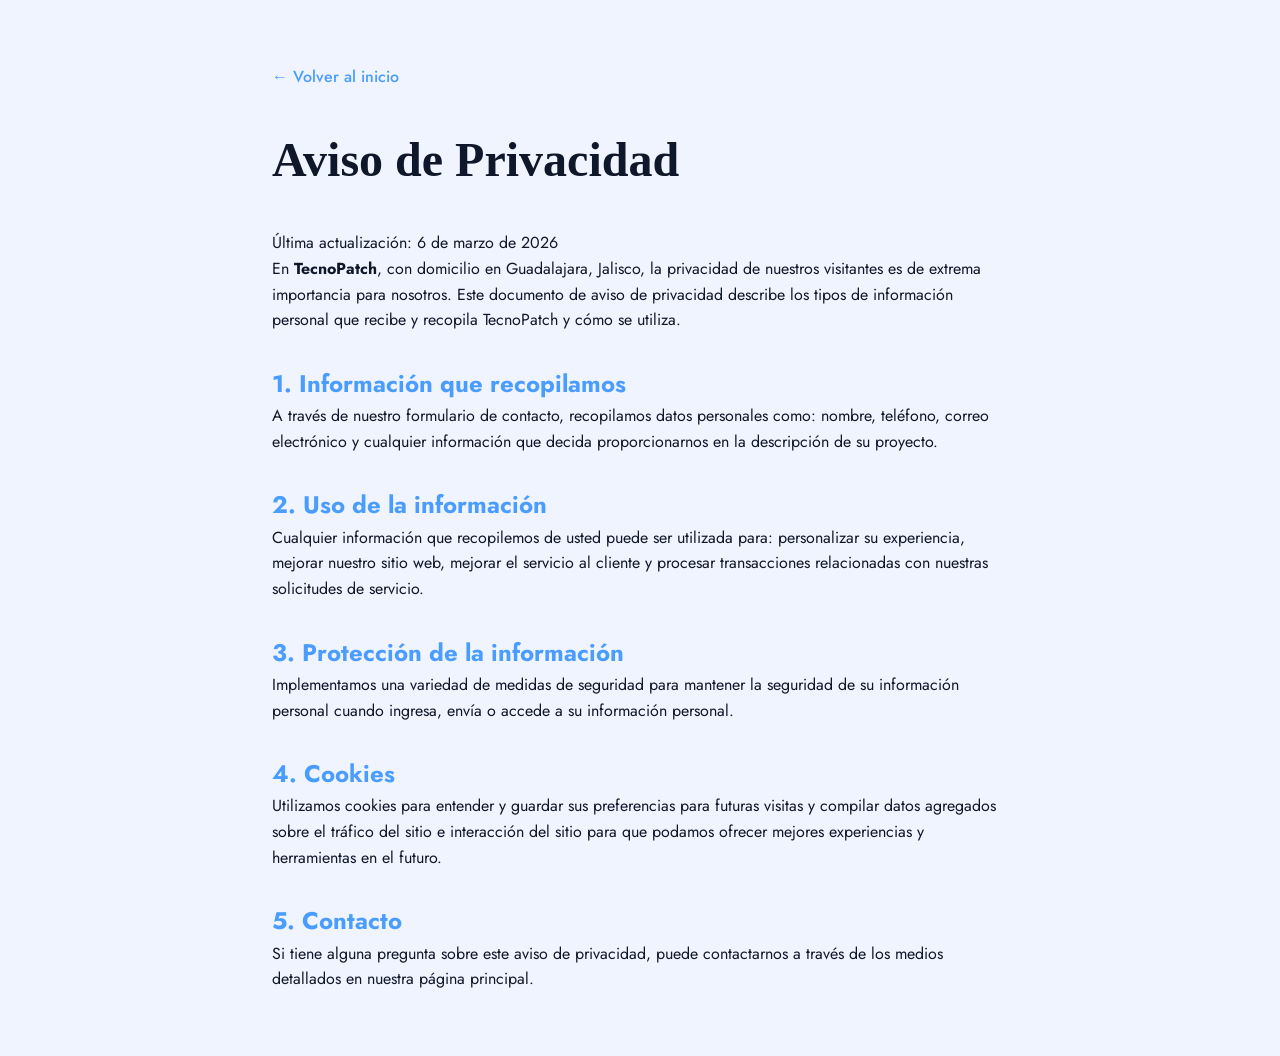
<file: privacidad.html>
<!DOCTYPE html>
<html lang="es">

<head>
    <meta charset="UTF-8">
    <meta name="viewport" content="width=device-width, initial-scale=1.0">
    <title>Aviso de Privacidad — TecnoPatch</title>
    <link rel="stylesheet" href="css/style.css">
    <link href="https://fonts.googleapis.com/css2?family=Jost:wght@300;400;500;600&display=swap" rel="stylesheet">
    <style>
        body {
            padding: 4rem 2rem;
            max-width: 800px;
            margin: 0 auto;
            line-height: 1.6;
        }

        h1 {
            font-family: 'Cormorant Garamond', serif;
            font-size: 3rem;
            margin-bottom: 2rem;
        }

        h2 {
            margin-top: 2rem;
            color: var(--accent);
        }

        .back {
            display: inline-block;
            margin-bottom: 2rem;
            color: var(--accent);
            text-decoration: none;
            font-weight: 500;
        }
    </style>
</head>

<body class="light"> <!-- Default to light for readability of legal text -->
    <a href="index.html" class="back">&larr; Volver al inicio</a>
    <h1>Aviso de Privacidad</h1>
    <p>Última actualización: 6 de marzo de 2026</p>

    <p>En <strong>TecnoPatch</strong>, con domicilio en Guadalajara, Jalisco, la privacidad de nuestros visitantes es de
        extrema importancia para nosotros. Este documento de aviso de privacidad describe los tipos de información
        personal que recibe y recopila TecnoPatch y cómo se utiliza.</p>

    <h2>1. Información que recopilamos</h2>
    <p>A través de nuestro formulario de contacto, recopilamos datos personales como: nombre, teléfono, correo
        electrónico y cualquier información que decida proporcionarnos en la descripción de su proyecto.</p>

    <h2>2. Uso de la información</h2>
    <p>Cualquier información que recopilemos de usted puede ser utilizada para: personalizar su experiencia, mejorar
        nuestro sitio web, mejorar el servicio al cliente y procesar transacciones relacionadas con nuestras solicitudes
        de servicio.</p>

    <h2>3. Protección de la información</h2>
    <p>Implementamos una variedad de medidas de seguridad para mantener la seguridad de su información personal cuando
        ingresa, envía o accede a su información personal.</p>

    <h2>4. Cookies</h2>
    <p>Utilizamos cookies para entender y guardar sus preferencias para futuras visitas y compilar datos agregados sobre
        el tráfico del sitio e interacción del sitio para que podamos ofrecer mejores experiencias y herramientas en el
        futuro.</p>

    <h2>5. Contacto</h2>
    <p>Si tiene alguna pregunta sobre este aviso de privacidad, puede contactarnos a través de los medios detallados en
        nuestra página principal.</p>
</body>

</html>
</file>
<file: css/style.css>
:root {
  --bg: #020509;
  --bg2: #030810;
  --surface: #05091a;
  --card: #070d1e;
  --border: rgba(255, 255, 255, 0.06);
  --accent: #4a9dff;
  --accent2: #2d7ee8;
  --green: #27c97b;
  --red: #ff4a6e;
  --gold: #f5c842;
  --white: #eef2ff;
  --dim: #8896b3;
  --muted: #3d4a65;
  --fd: 'Cormorant Garamond', Georgia, serif;
  --fb: 'Jost', sans-serif;
  --ease: cubic-bezier(.16, 1, .3, 1);
  --easeb: cubic-bezier(.34, 1.56, .64, 1);
}

/* LIGHT MODE */
body.light {
  --bg: #f0f4ff;
  --bg2: #e8edf8;
  --surface: #e2e8f5;
  --card: #ffffff;
  --border: rgba(0, 0, 0, 0.09);
  --white: #0f172a;
  --dim: #4a5568;
  --muted: #94a3b8;
}

body.light nav.on {
  background: rgba(240, 244, 255, .92)
}

body.light .hglow {
  background: radial-gradient(circle, rgba(74, 157, 255, .13) 0%, transparent 65%)
}

body.light .svis-bg {
  filter: invert(1) opacity(.06)
}

body.light .fg input,
body.light .fg textarea,
body.light .fg select {
  color: #0f172a
}

body.light .fg select option {
  background: #e8edf8;
  color: #0f172a
}

/* THEME TOGGLE BUTTON */
.thbtn {
  width: 44px;
  height: 26px;
  border-radius: 100px;
  border: 1.5px solid var(--border);
  background: var(--card);
  position: relative;
  cursor: pointer;
  transition: background .35s, border-color .35s;
  flex-shrink: 0;
}

.thbtn::after {
  content: '';
  position: absolute;
  top: 3px;
  left: 3px;
  width: 18px;
  height: 18px;
  border-radius: 50%;
  background: var(--accent);
  transition: transform .35s var(--easeb), background .35s;
  box-shadow: 0 2px 6px rgba(74, 157, 255, .4);
}

body.light .thbtn::after {
  transform: translateX(18px);
  background: #f5c842;
  box-shadow: 0 2px 6px rgba(245, 200, 66, .5)
}

.thico {
  position: absolute;
  top: 50%;
  transform: translateY(-50%);
  font-size: .65rem;
  pointer-events: none;
  transition: opacity .3s
}

.thico.moon {
  left: 5px;
  opacity: 1
}

.thico.sun {
  right: 5px;
  opacity: .4
}

body.light .thico.moon {
  opacity: .4
}

body.light .thico.sun {
  opacity: 1
}

*,
*::before,
*::after {
  margin: 0;
  padding: 0;
  box-sizing: border-box
}

html {
  scroll-behavior: smooth
}

body {
  background: var(--bg);
  color: var(--white);
  font-family: var(--fb);
  overflow-x: hidden;
  width: 100%;
  position: relative;
  -webkit-font-smoothing: antialiased;
}

/* LOGO IMG */
.logo-img {
  height: 42px;
  width: auto;
  object-fit: contain
}

.logo-img-ft {
  height: 52px;
  width: auto;
  object-fit: contain
}

body.light .logo-img {
  filter: none
}

body.light .logo-img-ft {
  filter: none
}



/* NAV */
nav {
  position: fixed;
  top: 0;
  left: 0;
  right: 0;
  height: 70px;
  display: flex;
  align-items: center;
  justify-content: space-between;
  padding: 0 5%;
  z-index: 500;
  background: transparent;
  border-bottom: 1px solid transparent;
  transition: background .5s, border-color .5s
}

nav.on {
  background: rgba(2, 5, 9, .9);
  backdrop-filter: blur(24px);
  -webkit-backdrop-filter: blur(24px);
  border-color: var(--border)
}

.logo {
  font-family: var(--fb);
  font-weight: 700;
  font-size: 1.2rem;
  color: var(--white);
  text-decoration: none;
  display: flex;
  align-items: center;
  gap: 10px
}

.lsq {
  width: 34px;
  height: 34px;
  border-radius: 9px;
  background: linear-gradient(135deg, var(--accent), var(--accent2));
  display: flex;
  align-items: center;
  justify-content: center;
  font-size: .72rem;
  font-weight: 800;
  color: #fff;
  box-shadow: 0 0 20px rgba(74, 157, 255, .35);
  flex-shrink: 0
}

.nul {
  display: flex;
  gap: 2rem;
  list-style: none
}

.nul a {
  text-decoration: none;
  color: var(--dim);
  font-size: .84rem;
  font-weight: 500;
  transition: color .2s
}

.nul a:hover {
  color: var(--white)
}

.ncta {
  background: var(--accent);
  color: #fff;
  padding: .45rem 1.2rem;
  border-radius: 100px;
  font-family: var(--fb);
  font-size: .82rem;
  font-weight: 600;
  text-decoration: none;
  transition: all .3s var(--easeb)
}

.ncta:hover {
  transform: scale(1.06);
  box-shadow: 0 0 24px rgba(74, 157, 255, .4)
}

.hbg {
  display: none;
  background: none;
  border: 1px solid var(--border);
  border-radius: 8px;
  padding: 7px 9px;
  cursor: pointer;
  flex-direction: column;
  gap: 5px
}

.hbg span {
  width: 19px;
  height: 1.5px;
  background: var(--white);
  display: block
}

.mnav {
  display: none;
  position: fixed;
  inset: 0;
  top: 70px;
  background: rgba(2, 5, 9, .97);
  backdrop-filter: blur(30px);
  z-index: 400;
  padding: 3rem 5%;
  flex-direction: column;
  gap: 2rem
}

.mnav.open {
  display: flex
}

.mnav a {
  font-size: 1.4rem;
  font-weight: 500;
  color: var(--white);
  text-decoration: none;
  font-family: var(--fd)
}

.mnav .ncta {
  width: fit-content;
  font-size: 1rem;
  padding: .7rem 2rem;
  border-radius: 12px
}

body.light .mnav {
  background: rgba(240, 244, 255, .97)
}

body.light .mnav a {
  color: #0f172a
}

body.light .mnav a:hover {
  color: var(--accent)
}

/* HERO */
.hero {
  min-height: 100svh;
  display: flex;
  flex-direction: column;
  justify-content: center;
  align-items: center;
  text-align: center;
  padding: 100px 5% 60px;
  position: relative;
  overflow: hidden;
  background: radial-gradient(ellipse 90% 70% at 50% 30%, #061428 0%, #020509 60%, #010306 100%);
}

/* Animated grid */
.hero::before {
  content: '';
  position: absolute;
  inset: 0;
  z-index: 0;
  background-image:
    linear-gradient(rgba(74, 157, 255, .08) 1px, transparent 1px),
    linear-gradient(90deg, rgba(74, 157, 255, .08) 1px, transparent 1px),
    linear-gradient(rgba(74, 157, 255, .03) 1px, transparent 1px),
    linear-gradient(90deg, rgba(74, 157, 255, .03) 1px, transparent 1px);
  background-size: 80px 80px, 80px 80px, 20px 20px, 20px 20px;
  animation: gridmove 25s linear infinite;
}

@keyframes gridmove {
  from {
    background-position: 0 0, 0 0, 0 0, 0 0
  }

  to {
    background-position: 0 80px, 80px 0, 0 20px, 20px 0
  }
}

/* Glow blobs */
.hero::after {
  content: '';
  position: absolute;
  inset: 0;
  z-index: 1;
  background:
    radial-gradient(ellipse 55% 45% at 15% 60%, rgba(74, 157, 255, .12) 0%, transparent 60%),
    radial-gradient(ellipse 45% 55% at 85% 25%, rgba(45, 126, 232, .1) 0%, transparent 55%),
    radial-gradient(ellipse 40% 40% at 55% 80%, rgba(74, 157, 255, .07) 0%, transparent 50%);
  animation: blobshift 14s ease-in-out infinite alternate;
}

@keyframes blobshift {
  from {
    background-position: 0% 0%
  }

  to {
    background-position: 3% 5%
  }
}

body.light .hero {
  background: radial-gradient(ellipse 90% 70% at 50% 30%, #c8deff 0%, #e8f0ff 60%, #f0f4ff 100%)
}

body.light .hero::before {
  background-image: linear-gradient(rgba(74, 157, 255, .1) 1px, transparent 1px), linear-gradient(90deg, rgba(74, 157, 255, .1) 1px, transparent 1px);
  background-size: 80px 80px, 80px 80px
}

body.light .hero::after {
  background: radial-gradient(ellipse 55% 45% at 15% 60%, rgba(74, 157, 255, .15) 0%, transparent 60%), radial-gradient(ellipse 45% 55% at 85% 25%, rgba(45, 126, 232, .12) 0%, transparent 55%)
}

canvas {
  position: absolute;
  inset: 0;
  z-index: 2
}

.btn-catalogo {
  display: inline-flex;
  align-items: center;
  gap: 10px;
  padding: 14px 28px;
  background: #FFB703;
  color: #0D1B2A;
  font-weight: 700;
  font-size: 15px;
  border-radius: 10px;
  text-decoration: none;
  transition: all 0.2s;
  box-shadow: 0 4px 16px rgba(255,183,3,0.3);
}
.btn-catalogo:hover {
  background: #E09F00;
  transform: translateY(-2px);
  box-shadow: 0 8px 24px rgba(255,183,3,0.4);
}

.hglow {
  position: absolute;
  width: 900px;
  height: 900px;
  border-radius: 50%;
  background: radial-gradient(circle, rgba(74, 157, 255, .11) 0%, transparent 65%);
  top: 50%;
  left: 50%;
  transform: translate(-50%, -55%);
  pointer-events: none;
  z-index: 3;
  animation: breathe 8s ease-in-out infinite alternate
}

@keyframes breathe {
  from {
    transform: translate(-50%, -55%) scale(1)
  }

  to {
    transform: translate(-50%, -50%) scale(1.12)
  }
}

/* Floating orbs */
.orb {
  position: absolute;
  border-radius: 50%;
  pointer-events: none;
  z-index: 1
}

.orb1 {
  width: 600px;
  height: 600px;
  top: -150px;
  right: -150px;
  background: radial-gradient(circle, rgba(74, 157, 255, .09) 0%, transparent 65%);
  animation: of1 16s ease-in-out infinite alternate
}

.orb2 {
  width: 450px;
  height: 450px;
  bottom: -100px;
  left: -100px;
  background: radial-gradient(circle, rgba(45, 126, 232, .08) 0%, transparent 65%);
  animation: of2 20s ease-in-out infinite alternate
}

.orb3 {
  width: 350px;
  height: 350px;
  top: 35%;
  right: 12%;
  background: radial-gradient(circle, rgba(74, 157, 255, .06) 0%, transparent 65%);
  animation: of1 12s ease-in-out infinite alternate-reverse
}

@keyframes of1 {
  from {
    transform: translate(0, 0)
  }

  to {
    transform: translate(-40px, 50px)
  }
}

@keyframes of2 {
  from {
    transform: translate(0, 0)
  }

  to {
    transform: translate(50px, -40px)
  }
}

.hc {
  position: relative;
  z-index: 4;
  max-width: 860px;
  width: 100%
}

.pill {
  display: inline-flex;
  align-items: center;
  gap: 8px;
  background: rgba(74, 157, 255, .07);
  border: 1px solid rgba(74, 157, 255, .2);
  border-radius: 100px;
  padding: .38rem 1.1rem;
  font-size: .72rem;
  letter-spacing: .18em;
  text-transform: uppercase;
  color: var(--accent);
  margin-bottom: 2.5rem;
  font-weight: 600;
  opacity: 0;
  transform: translateY(18px);
  animation: fup .8s var(--ease) .2s forwards
}

.ldot {
  width: 6px;
  height: 6px;
  background: var(--accent);
  border-radius: 50%;
  position: relative
}

.ldot::after {
  content: '';
  position: absolute;
  inset: -5px;
  border-radius: 50%;
  border: 1px solid var(--accent);
  animation: lping 1.6s ease-out infinite
}

@keyframes lping {
  0% {
    transform: scale(1);
    opacity: .8
  }

  100% {
    transform: scale(2.8);
    opacity: 0
  }
}

@keyframes fup {
  to {
    opacity: 1;
    transform: translateY(0)
  }
}

.hero h1 {
  font-family: var(--fd);
  font-size: clamp(3.2rem, 8.5vw, 8rem);
  font-weight: 600;
  line-height: 1.02;
  letter-spacing: -.02em;
  margin-bottom: 2rem
}

.hero h1 .ln {
  display: block;
  overflow: hidden
}

.hero h1 .ln span {
  display: inline-block;
  opacity: 0;
  transform: translateY(30px) scale(0.9);
  filter: blur(15px);
  will-change: transform, opacity, filter;
  animation: lup 1s var(--ease) forwards
}

.hero h1 .ln:nth-child(1) span {
  animation-delay: .35s
}

.hero h1 .ln:nth-child(2) span {
  animation-delay: .5s
}

.hero h1 .ln:nth-child(3) span {
  animation-delay: .65s
}

@keyframes lup {
  to {
    opacity: 1;
    transform: translateY(0)
  }
}

.hero h1 i {
  font-style: italic;
  color: var(--accent)
}

.hp {
  font-size: clamp(.95rem, 1.7vw, 1.15rem);
  color: var(--dim);
  line-height: 1.85;
  max-width: 600px;
  margin: 0 auto 3rem;
  font-weight: 300;
  opacity: 0;
  animation: fup .8s var(--ease) 1s forwards
}

.hbtns {
  display: flex;
  gap: 1rem;
  justify-content: center;
  flex-wrap: wrap;
  opacity: 0;
  animation: fup .8s var(--ease) 1.2s forwards
}

.bw {
  background: var(--white);
  color: var(--bg);
  padding: .88rem 2.2rem;
  border-radius: 100px;
  font-family: var(--fb);
  font-weight: 700;
  font-size: .92rem;
  text-decoration: none;
  transition: all .35s var(--easeb)
}

.bw:hover {
  transform: scale(1.06);
  box-shadow: 0 20px 60px rgba(255, 255, 255, .12)
}

.bg {
  background: transparent;
  border: 1px solid rgba(255, 255, 255, .18);
  color: var(--white);
  padding: .88rem 2.2rem;
  border-radius: 100px;
  font-family: var(--fb);
  font-weight: 400;
  font-size: .92rem;
  text-decoration: none;
  transition: all .3s
}

.bg:hover {
  border-color: rgba(255, 255, 255, .5)
}

/* STATS */
.stats {
  display: flex;
  justify-content: center;
  margin-top: 6rem;
  border-top: 1px solid var(--border);
  position: relative;
  z-index: 4;
  opacity: 0;
  animation: fup .8s var(--ease) 1.5s forwards
}

.si {
  padding: 2.2rem 3.5rem;
  border-right: 1px solid var(--border);
  text-align: center
}

.si:last-child {
  border-right: none
}

.sn {
  font-family: var(--fd);
  font-size: clamp(2.6rem, 5vw, 3.8rem);
  font-weight: 600;
  color: var(--white);
  display: block;
  line-height: 1;
  letter-spacing: -.02em
}

.sl {
  font-size: .72rem;
  color: var(--muted);
  text-transform: uppercase;
  letter-spacing: .14em;
  margin-top: .4rem;
  display: block
}

.scue {
  position: absolute;
  bottom: 2.5rem;
  left: 50%;
  transform: translateX(-50%);
  display: flex;
  flex-direction: column;
  align-items: center;
  gap: 10px;
  color: var(--muted);
  font-size: .68rem;
  letter-spacing: .18em;
  text-transform: uppercase;
  z-index: 4;
  opacity: 0;
  animation: fup .8s var(--ease) 2s forwards
}

.sline {
  width: 1px;
  height: 44px;
  background: linear-gradient(to bottom, var(--accent), transparent);
  animation: scrl 2.2s ease-in-out infinite
}

@keyframes scrl {
  0% {
    transform: scaleY(0);
    transform-origin: top
  }

  50% {
    transform: scaleY(1);
    transform-origin: top
  }

  51% {
    transform: scaleY(1);
    transform-origin: bottom
  }

  100% {
    transform: scaleY(0);
    transform-origin: bottom
  }
}

/* TICKER */
.ticker {
  padding: 2.8rem 0;
  overflow: hidden;
  border-top: 1px solid var(--border);
  border-bottom: 1px solid var(--border);
  background: var(--surface)
}

.ttrack {
  display: flex;
  white-space: nowrap;
  width: max-content;
  animation: tmove 60s linear infinite
}

.ttrack:hover {
  animation-play-state: paused
}

@keyframes tmove {
  from {
    transform: translateX(0)
  }

  to {
    transform: translateX(-50%)
  }
}

.titem {
  display: inline-flex;
  align-items: center;
  gap: 1rem;
  padding: 0 3rem;
  font-family: var(--fd);
  font-style: italic;
  font-size: 1.4rem;
  font-weight: 500;
  color: var(--accent);
  flex-shrink: 0;
  letter-spacing: .01em;
  opacity: .85;
  transition: opacity .3s
}

.titem:hover {
  opacity: 1
}

.tsep {
  width: 6px;
  height: 6px;
  background: var(--accent);
  border-radius: 50%;
  opacity: .7;
  flex-shrink: 0
}

body.light .titem {
  color: var(--accent2)
}

body.light .tsep {
  background: var(--accent2)
}

/* REVEAL */
.rv {
  opacity: 0;
  will-change: transform, opacity;
}

.rvl {
  opacity: 0;
  will-change: transform, opacity;
}

.rvr {
  opacity: 0;
  will-change: transform, opacity;
}

.rv.vis,
.rvl.vis,
.rvr.vis {
  opacity: 1;
  transform: none
}

.d1 {
  transition-delay: .08s
}

.d2 {
  transition-delay: .16s
}

.d3 {
  transition-delay: .24s
}

.d4 {
  transition-delay: .32s
}

.d5 {
  transition-delay: .4s
}

.d6 {
  transition-delay: .48s
}

.d7 {
  transition-delay: .56s
}

.d8 {
  transition-delay: .64s
}

/* COMMONS */
.tag {
  display: inline-block;
  font-size: .7rem;
  letter-spacing: .2em;
  text-transform: uppercase;
  color: var(--accent);
  font-weight: 600;
  margin-bottom: 1rem
}

.h2 {
  font-family: var(--fd);
  font-size: clamp(2.4rem, 5vw, 4.4rem);
  font-weight: 600;
  line-height: 1.06;
  letter-spacing: -.02em
}

.h2 i {
  font-style: italic;
  color: var(--accent)
}

.sub {
  color: var(--dim);
  line-height: 1.8;
  font-size: 1.02rem;
  font-weight: 300;
  max-width: 540px
}

/* SERVICES */
.services {
  padding: 10rem 5%;
  position: relative;
  z-index: 1
}

.shd {
  display: grid;
  grid-template-columns: 1fr 1fr;
  gap: 4rem;
  align-items: end;
  max-width: 1240px;
  margin: 0 auto 5rem
}

.sgrid {
  max-width: 1240px;
  margin: 0 auto;
  display: grid;
  grid-template-columns: repeat(4, 1fr);
  gap: 1.5rem
}

.scard {
  border-radius: 20px;
  overflow: hidden;
  border: 1px solid var(--border);
  background: var(--card);
  position: relative;
  cursor: default;
  transition: border-color .4s, box-shadow .5s, background .4s;
  display: flex;
  flex-direction: column
}

.scard:hover {
  border-color: rgba(74, 157, 255, .3);
  box-shadow: 0 30px 80px rgba(0, 0, 0, .5)
}

@media(min-width: 769px) {
  .scard:hover {
    transform: translateY(-8px);
  }
}

/* Service visual area - CSS only, no images */
.svis {
  width: 100%;
  height: 180px;
  display: flex;
  align-items: center;
  justify-content: center;
  position: relative;
  overflow: hidden
}

.svis::before {
  content: '';
  position: absolute;
  inset: 0;
  background: radial-gradient(circle at 50% 60%, rgba(74, 157, 255, .12), transparent 70%)
}

.svis-icon {
  font-size: 4rem;
  position: relative;
  z-index: 1;
  transition: transform .5s var(--easeb)
}

.scard:hover .svis-icon {
  transform: scale(1.15)
}

/* Animated grid bg for each card */
.svis-bg {
  position: absolute;
  inset: 0;
  opacity: .08;
  background-image: linear-gradient(rgba(74, 157, 255, .5) 1px, transparent 1px), linear-gradient(90deg, rgba(74, 157, 255, .5) 1px, transparent 1px);
  background-size: 30px 30px
}

/* Color accent bar at top */
.sbar {
  position: absolute;
  top: 0;
  left: 0;
  right: 0;
  height: 2px;
  background: linear-gradient(90deg, transparent, var(--accent), transparent);
  transform: scaleX(0);
  transition: transform .5s var(--ease)
}

/* Service images */
.svis-img {
  position: absolute;
  inset: 0;
  width: 100%;
  height: 100%;
  object-fit: cover;
  opacity: .4;
  transition: transform .8s var(--ease), opacity .5s, filter .5s;
  filter: grayscale(100%) brightness(0.7);
}

.scard:hover .svis-img {
  transform: scale(1.1);
  opacity: .8;
  filter: grayscale(0%) brightness(1);
}

.scard:hover .svis-icon {
  transform: scale(1.2) rotate(5deg);
  transition: transform .5s var(--easeb);
}

.scard:hover .sbar {
  transform: scaleX(1)
}

/* Badge */
.sbadge {
  position: absolute;
  top: 14px;
  left: 14px;
  z-index: 2;
  background: rgba(2, 5, 9, .75);
  backdrop-filter: blur(10px);
  border: 1px solid rgba(74, 157, 255, .25);
  border-radius: 8px;
  padding: .3rem .7rem;
  font-size: .65rem;
  letter-spacing: .12em;
  text-transform: uppercase;
  color: var(--accent);
  font-weight: 600
}

.sstatus {
  position: absolute;
  top: 14px;
  right: 14px;
  width: 8px;
  height: 8px;
  background: var(--green);
  border-radius: 50%;
  box-shadow: 0 0 8px var(--green)
}

.sstatus::after {
  content: '';
  position: absolute;
  inset: -4px;
  border-radius: 50%;
  border: 1px solid var(--green);
  animation: sping 2s ease-out infinite
}

@keyframes sping {
  0% {
    transform: scale(1);
    opacity: .7
  }

  100% {
    transform: scale(2.5);
    opacity: 0
  }
}

.sbody {
  padding: 1.6rem 1.8rem 2rem;
  flex: 1;
  display: flex;
  flex-direction: column
}

.sbody h3 {
  font-family: var(--fd);
  font-size: 1.35rem;
  font-weight: 600;
  margin-bottom: .6rem;
  line-height: 1.2;
  transition: color .3s
}

.scard:hover .sbody h3 {
  color: var(--accent)
}

.sbody p {
  color: var(--dim);
  font-size: .84rem;
  line-height: 1.72;
  font-weight: 300;
  flex: 1
}

.sarr {
  display: flex;
  align-items: center;
  justify-content: space-between;
  margin-top: 1.2rem;
  font-size: .75rem;
  font-weight: 600;
  color: var(--muted);
  letter-spacing: .05em;
  text-transform: uppercase;
  transition: color .3s
}

.scard:hover .sarr {
  color: var(--accent)
}

.aico {
  width: 28px;
  height: 28px;
  border-radius: 50%;
  background: rgba(74, 157, 255, .08);
  border: 1px solid rgba(74, 157, 255, .2);
  display: flex;
  align-items: center;
  justify-content: center;
  font-size: .85rem;
  transition: transform .35s var(--easeb)
}

.scard:hover .aico {
  transform: translate(3px, -3px)
}

/* Unique color tints per service */
.s1 .svis {
  background: linear-gradient(135deg, #07101e, #0a1628)
}

.s2 .svis {
  background: linear-gradient(135deg, #070f1a, #0b1a2e)
}

.s3 .svis {
  background: linear-gradient(135deg, #070e1a, #0d1a28)
}

.s4 .svis {
  background: linear-gradient(135deg, #06101e, #091828)
}

.s5 .svis {
  background: linear-gradient(135deg, #060e1c, #0a1626)
}

.s6 .svis {
  background: linear-gradient(135deg, #180a0e, #1a0710)
}

.s7 .svis {
  background: linear-gradient(135deg, #07101c, #0c1a2c)
}

.s8 .svis {
  background: linear-gradient(135deg, #080e1a, #0c1624)
}

.s6 .svis::before {
  background: radial-gradient(circle at 50% 60%, rgba(255, 74, 110, .12), transparent 70%)
}

.s6 .sstatus {
  background: var(--red);
  box-shadow: 0 0 8px var(--red)
}

.s6 .sstatus::after {
  border-color: var(--red)
}

/* BRANDS */
.brands {
  padding: 7rem 5%;
  z-index: 1;
  position: relative
}

.brin {
  max-width: 1240px;
  margin: 0 auto
}

.brhd {
  text-align: center;
  margin-bottom: 4rem
}

.mqw {
  overflow: hidden;
  mask: linear-gradient(90deg, transparent, black 6%, black 94%, transparent);
  -webkit-mask: linear-gradient(90deg, transparent, black 6%, black 94%, transparent)
}

.mqt {
  display: flex;
  gap: 1.2rem;
  width: max-content;
  animation: mqsc 55s linear infinite
}

.mqt:hover {
  animation-play-state: paused
}

@keyframes mqsc {
  from {
    transform: translateX(0)
  }

  to {
    transform: translateX(-50%)
  }
}

.bc {
  display: inline-flex;
  align-items: center;
  gap: .8rem;
  padding: .9rem 2rem;
  background: var(--card);
  border: 1px solid var(--border);
  border-radius: 14px;
  font-size: 1rem;
  font-weight: 600;
  color: var(--dim);
  flex-shrink: 0;
  white-space: nowrap;
  transition: .3s;
  letter-spacing: .01em
}

.bc:hover {
  border-color: rgba(74, 157, 255, .3);
  color: var(--white);
  transform: translateY(-2px)
}

/* BENTO */
.why {
  padding: 7rem 5%;
  z-index: 1;
  position: relative
}

.wyin {
  max-width: 1240px;
  margin: 0 auto
}

.wyhd {
  text-align: center;
  margin-bottom: 5rem
}

.bento {
  display: grid;
  grid-template-columns: repeat(3, 1fr);
  gap: 1.4rem
}

.bcard {
  background: var(--card);
  border: 1px solid var(--border);
  border-radius: 22px;
  padding: 2.4rem;
  position: relative;
  overflow: hidden;
  transition: border-color .4s, box-shadow .45s, background .4s;
}

.bcard:hover {
  border-color: rgba(74, 157, 255, .25);
  transform: translateY(-5px);
  box-shadow: 0 24px 60px rgba(0, 0, 0, .4)
}

.bw2 {
  grid-column: span 2
}

.bico {
  width: 46px;
  height: 46px;
  border-radius: 13px;
  background: rgba(74, 157, 255, .08);
  border: 1px solid rgba(74, 157, 255, .15);
  display: flex;
  align-items: center;
  justify-content: center;
  font-size: 1.3rem;
  margin-bottom: 1.6rem
}

.bcard h3 {
  font-family: var(--fd);
  font-size: 1.2rem;
  font-weight: 600;
  margin-bottom: .7rem
}

.bcard p {
  color: var(--muted);
  font-size: .86rem;
  line-height: 1.78
}

.bnum {
  font-family: var(--fd);
  font-size: 5.5rem;
  font-weight: 600;
  line-height: 1;
  letter-spacing: -.04em;
  color: var(--white);
  margin-bottom: .5rem
}

.bnum span {
  color: var(--accent)
}

.bbg {
  position: absolute;
  right: -5px;
  bottom: -10px;
  font-size: 8rem;
  opacity: .04;
  line-height: 1;
  pointer-events: none
}

/* TESTIMONIALS */
.testi {
  padding: 7rem 5%;
  z-index: 1;
  position: relative
}

.testin {
  max-width: 1240px;
  margin: 0 auto
}

.testhd {
  text-align: center;
  margin-bottom: 5rem
}

.tgrid {
  display: grid;
  grid-template-columns: repeat(3, 1fr);
  gap: 1.4rem
}

.tc {
  background: var(--card);
  border: 1px solid var(--border);
  border-radius: 22px;
  padding: 2.4rem;
  transition: border-color .4s, transform .45s var(--ease)
}

.tc:hover {
  border-color: rgba(74, 157, 255, .25);
  transform: translateY(-6px)
}

.stars {
  color: var(--gold);
  font-size: .88rem;
  letter-spacing: 3px;
  margin-bottom: 1.5rem
}

.tq {
  font-family: var(--fd);
  font-size: 1.05rem;
  font-style: italic;
  font-weight: 400;
  line-height: 1.85;
  color: var(--dim);
  margin-bottom: 2rem
}

.tau {
  display: flex;
  align-items: center;
  gap: 1rem
}

.av {
  width: 44px;
  height: 44px;
  border-radius: 50%;
  flex-shrink: 0;
  display: flex;
  align-items: center;
  justify-content: center;
  font-family: var(--fb);
  font-weight: 700;
  font-size: .82rem;
  color: var(--bg)
}

.an {
  font-size: .9rem;
  font-weight: 600;
  display: block
}

.ar {
  font-size: .76rem;
  color: var(--muted)
}

/* FAQ */
.faq {
  padding: 7rem 5%;
  z-index: 1;
  position: relative
}

.faqin {
  max-width: 780px;
  margin: 0 auto
}

.faqhd {
  text-align: center;
  margin-bottom: 4rem
}

.fi {
  border-bottom: 1px solid var(--border)
}

.fq {
  width: 100%;
  background: none;
  border: none;
  color: var(--white);
  font-family: var(--fb);
  font-size: .97rem;
  font-weight: 500;
  display: flex;
  justify-content: space-between;
  align-items: center;
  padding: 1.5rem 0;
  cursor: pointer;
  text-align: left;
  gap: 1.5rem;
  transition: color .2s
}

.fq:hover {
  color: var(--accent)
}

.fai {
  width: 28px;
  height: 28px;
  border-radius: 50%;
  flex-shrink: 0;
  background: rgba(74, 157, 255, .08);
  border: 1px solid rgba(74, 157, 255, .2);
  display: flex;
  align-items: center;
  justify-content: center;
  font-size: .8rem;
  color: var(--accent);
  transition: transform .4s var(--easeb), background .3s
}

.fi.open .fai {
  transform: rotate(45deg);
  background: rgba(74, 157, 255, .18)
}

.fa {
  max-height: 0;
  overflow: hidden;
  transition: max-height .45s ease, padding .3s
}

.fi.open .fa {
  max-height: 300px;
  padding-bottom: 1.5rem
}

.fa p {
  color: var(--dim);
  font-size: .9rem;
  line-height: 1.85;
  font-weight: 300
}

/* CONTACT */
.contact {
  padding: 8rem 5%;
  z-index: 1;
  position: relative
}

.conin {
  max-width: 1240px;
  margin: 0 auto
}

.congrid {
  display: grid;
  grid-template-columns: 1fr 1.15fr;
  gap: 6rem;
  align-items: start
}

.conl h2 {
  margin: 1rem 0 1.5rem
}

.conl p {
  color: var(--dim);
  line-height: 1.85;
  margin-bottom: 3rem;
  font-weight: 300
}

.ci {
  display: flex;
  align-items: flex-start;
  gap: 1rem;
  margin-bottom: 1.5rem
}

.cii {
  width: 38px;
  height: 38px;
  border-radius: 10px;
  flex-shrink: 0;
  background: rgba(74, 157, 255, .07);
  border: 1px solid rgba(74, 157, 255, .14);
  display: flex;
  align-items: center;
  justify-content: center;
  font-size: .9rem
}

.ci strong {
  display: block;
  font-size: .9rem;
  color: var(--white);
  margin-bottom: .2rem
}

.ci span {
  font-size: .78rem;
  color: var(--muted)
}

.fbox {
  background: var(--card);
  border: 1px solid var(--border);
  border-radius: 24px;
  padding: 3rem
}

.frow {
  display: grid;
  grid-template-columns: 1fr 1fr;
  gap: 1.2rem
}

.fg {
  display: flex;
  flex-direction: column;
  gap: .45rem;
  margin-bottom: 1.2rem
}

.fg label {
  font-size: .7rem;
  letter-spacing: .12em;
  text-transform: uppercase;
  color: var(--muted);
  font-weight: 600
}

.fg input,
.fg textarea,
.fg select {
  background: var(--bg2);
  border: 1px solid var(--border);
  color: var(--white);
  padding: .88rem 1.1rem;
  border-radius: 12px;
  font-family: var(--fb);
  font-size: .91rem;
  outline: none;
  transition: border-color .3s, box-shadow .3s;
  width: 100%;
  -webkit-appearance: none;
  appearance: none
}

.fg input:focus,
.fg textarea:focus,
.fg select:focus {
  border-color: var(--accent);
  box-shadow: 0 0 0 3px rgba(74, 157, 255, .1)
}

.fg textarea {
  resize: vertical;
  min-height: 108px
}

.fg select option {
  background: #07091c
}

.bsend {
  width: 100%;
  background: var(--accent);
  color: #fff;
  border: none;
  padding: 1rem;
  border-radius: 12px;
  font-family: var(--fb);
  font-size: .98rem;
  font-weight: 700;
  cursor: pointer;
  transition: all .35s var(--easeb);
  margin-top: .4rem
}

.bsend:hover {
  transform: scale(1.02);
  box-shadow: 0 12px 40px rgba(74, 157, 255, .35)
}

/* FOOTER */
footer {
  padding: 4rem 5% 3rem;
  border-top: 1px solid var(--border);
  z-index: 1;
  position: relative
}

.ft {
  display: flex;
  justify-content: space-between;
  align-items: center;
  flex-wrap: wrap;
  gap: 2rem;
  margin-bottom: 3rem
}

.ftl {
  display: flex;
  gap: 2rem
}

.ftl a {
  font-size: .83rem;
  color: var(--muted);
  text-decoration: none;
  transition: color .2s
}

.ftl a:hover {
  color: var(--white)
}

.fb2 {
  display: flex;
  justify-content: space-between;
  align-items: center;
  flex-wrap: wrap;
  gap: 1rem;
  padding-top: 2rem;
  border-top: 1px solid var(--border)
}

.fb2 span {
  font-size: .78rem;
  color: var(--muted)
}

/* WHATSAPP */
.wa {
  position: fixed;
  bottom: 2rem;
  right: 2rem;
  z-index: 600;
  width: 58px;
  height: 58px;
  border-radius: 50%;
  background: #25D366;
  display: flex;
  align-items: center;
  justify-content: center;
  text-decoration: none;
  transition: transform .35s var(--easeb);
  box-shadow: 0 4px 24px rgba(37, 211, 102, .4)
}

.wa:hover {
  transform: scale(1.12)
}

.wa::before {
  content: '';
  position: absolute;
  inset: 0;
  border-radius: 50%;
  background: #25D366;
  animation: wap 2.2s ease-out infinite
}

@keyframes wap {
  0% {
    transform: scale(1);
    opacity: .6
  }

  100% {
    transform: scale(2);
    opacity: 0
  }
}

.wa svg {
  width: 28px;
  height: 28px;
  fill: white;
  position: relative;
  z-index: 1
}

.wt {
  position: absolute;
  right: 68px;
  background: rgba(37, 211, 102, .95);
  color: #fff;
  padding: .38rem .9rem;
  border-radius: 8px;
  font-size: .78rem;
  font-weight: 600;
  white-space: nowrap;
  opacity: 0;
  transition: opacity .3s;
  pointer-events: none
}

.wa:hover .wt {
  opacity: 1
}

/* RESPONSIVE */
@media(max-width:1100px) {
  .sgrid {
    grid-template-columns: repeat(2, 1fr)
  }

  .tgrid {
    grid-template-columns: repeat(2, 1fr)
  }

  .bento {
    grid-template-columns: repeat(2, 1fr)
  }

  .bw2 {
    grid-column: span 2
  }

  .shd {
    grid-template-columns: 1fr;
    gap: 1.5rem
  }
}

@media(max-width:900px) {
  .congrid {
    grid-template-columns: 1fr;
    gap: 4rem
  }

  .stats {
    flex-wrap: wrap
  }

  .si {
    flex: 1 0 40%;
    border-right: none;
    border-bottom: 1px solid var(--border)
  }

  .si:last-child,
  .si:nth-last-child(-n+2) {
    border-bottom: none
  }

  .frow {
    grid-template-columns: 1fr
  }
}

@media(max-width:650px) {
  .sgrid {
    grid-template-columns: 1fr
  }

  .tgrid {
    grid-template-columns: 1fr
  }

  .bento {
    grid-template-columns: 1fr
  }

  .bw2 {
    grid-column: span 1
  }

  .nul,
  .ncta {
    display: none
  }

  .hbg {
    display: flex
  }

  .hero h1 {
    font-size: clamp(3rem, 11vw, 4.5rem)
  }

  .si {
    padding: 1.5rem 2rem
  }

  .ftl {
    display: none
  }

  .hbtns {
    flex-direction: column;
    align-items: center
  }

  .bw,
  .bg {
    width: 100%;
    max-width: 300px;
    text-align: center
  }

  .fbox {
    padding: 1.8rem
  }
}
</file>
